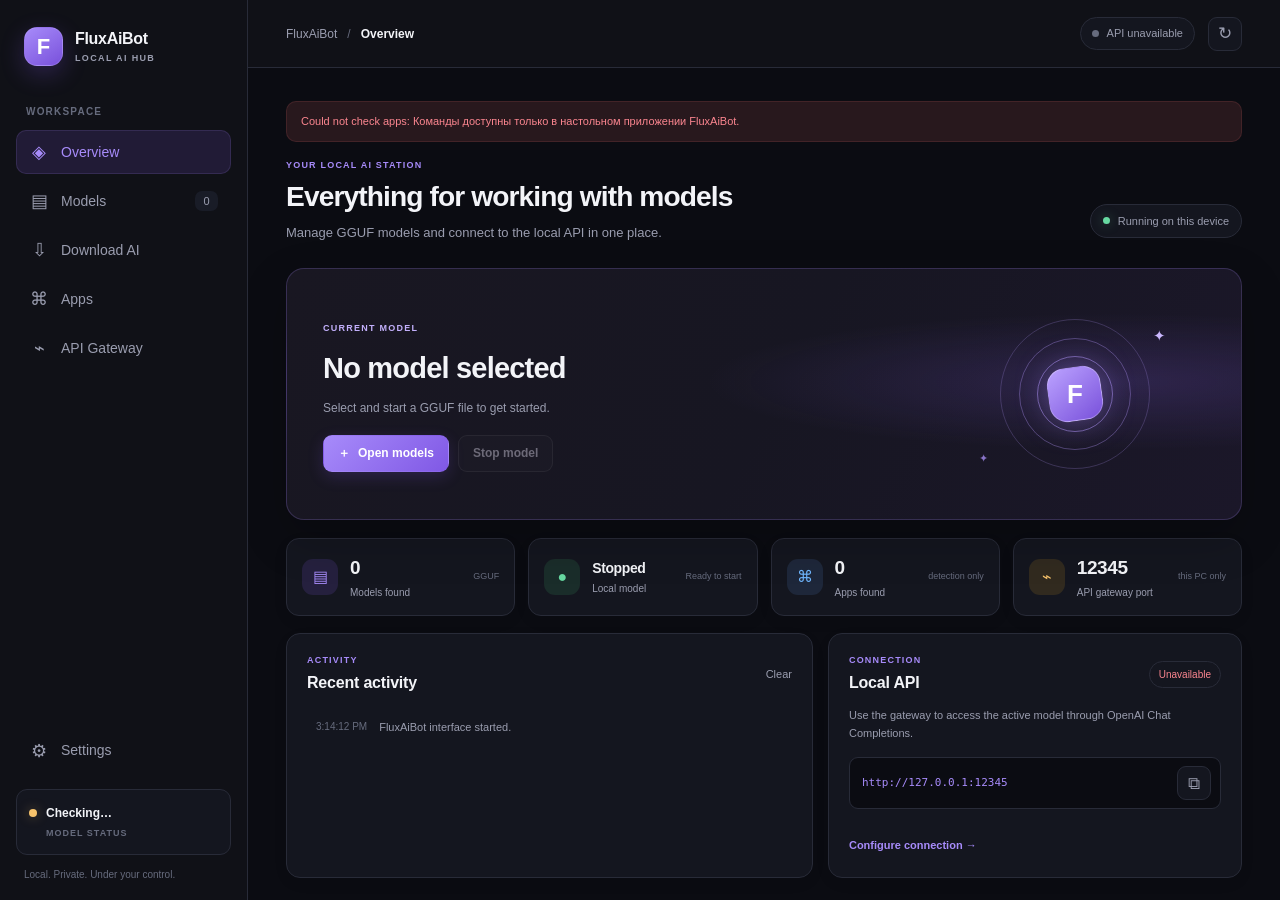
<file: ui/index.html>
<!doctype html>
<html lang="ru" data-theme="dark">
<head>
    <meta charset="UTF-8">
    <meta name="viewport" content="width=device-width, initial-scale=1.0">
    <meta name="color-scheme" content="dark light">
    <title>FluxAiBot</title>
    <link rel="icon" type="image/x-icon" href="icons/icon.ico">
    <link rel="stylesheet" href="style.css">
    <script src="i18n.js" defer></script>
    <script src="app.js" defer></script>
</head>
<body>
    <div class="app-shell">
        <aside class="sidebar">
            <a class="brand" href="#" aria-label="FluxAiBot — обзор" data-action="go-dashboard">
                <span class="brand-mark" aria-hidden="true">F</span>
                <span class="brand-copy">
                    <strong>FluxAiBot</strong>
                    <span>LOCAL AI HUB</span>
                </span>
            </a>

            <div class="nav-caption">РАБОЧЕЕ ПРОСТРАНСТВО</div>
            <nav class="primary-nav" aria-label="Основная навигация">
                <button class="nav-item is-active" type="button" data-section="dashboard" aria-current="page">
                    <span class="nav-icon" aria-hidden="true">◈</span>
                    <span>Обзор</span>
                </button>
                <button class="nav-item" type="button" data-section="models">
                    <span class="nav-icon" aria-hidden="true">▤</span>
                    <span>Модели</span>
                    <span class="nav-count" id="nav-model-count">0</span>
                </button>
                <button class="nav-item" type="button" data-section="downloads">
                    <span class="nav-icon" aria-hidden="true">⇩</span>
                    <span>Скачать ИИ</span>
                </button>
                <button class="nav-item" type="button" data-section="integrations">
                    <span class="nav-icon" aria-hidden="true">⌘</span>
                    <span>Приложения</span>
                </button>
                <button class="nav-item" type="button" data-section="gateway">
                    <span class="nav-icon" aria-hidden="true">⌁</span>
                    <span>API-шлюз</span>
                </button>
            </nav>

            <div class="sidebar-spacer"></div>
            <button class="nav-item nav-settings" type="button" data-section="settings">
                <span class="nav-icon" aria-hidden="true">⚙</span>
                <span>Настройки</span>
            </button>

            <div class="sidebar-runtime">
                <div class="runtime-indicator">
                    <span class="status-dot" id="status-dot"></span>
                    <span id="status-text">Проверка…</span>
                </div>
                <span class="sidebar-runtime-caption">СОСТОЯНИЕ МОДЕЛИ</span>
            </div>
            <div class="sidebar-footer">Локально. Приватно. Под вашим контролем.</div>
        </aside>

        <div class="workspace">
            <header class="topbar">
                <div class="breadcrumb">
                    <span>FluxAiBot</span>
                    <span class="breadcrumb-separator">/</span>
                    <strong id="page-title">Обзор</strong>
                </div>
                <div class="topbar-actions">
                    <span class="gateway-pill" id="gateway-status-pill">
                        <span class="status-dot" id="gateway-status-dot"></span>
                        <span id="gateway-status-short">Проверка API…</span>
                    </span>
                    <button class="icon-button" type="button" data-action="refresh" aria-label="Обновить состояние" title="Обновить состояние">
                        <span aria-hidden="true">↻</span>
                    </button>
                </div>
            </header>

            <main class="main-content">
                <div class="app-message" id="app-message" role="status" aria-live="polite" hidden></div>

                <section id="dashboard" class="section is-active" data-page-title="Обзор">
                    <div class="welcome-row">
                        <div>
                            <p class="eyebrow">ВАША ЛОКАЛЬНАЯ AI-СТАНЦИЯ</p>
                            <h1>Всё для работы с моделями</h1>
                            <p class="page-description">Управляйте GGUF-моделями и подключайтесь к локальному API из одного места.</p>
                        </div>
                        <span class="date-chip"><span class="live-dot"></span> Работает на этом устройстве</span>
                    </div>

                    <article class="hero-card">
                        <div class="hero-copy">
                            <span class="hero-kicker">ТЕКУЩАЯ МОДЕЛЬ</span>
                            <h2 id="active-model">Модель не выбрана</h2>
                            <p id="runtime-summary">Выберите GGUF-файл и запустите его, чтобы начать работу.</p>
                            <div class="hero-actions">
                                <button class="btn btn-primary" type="button" data-action="go-models">
                                    <span aria-hidden="true">＋</span> Открыть модели
                                </button>
                                <button class="btn btn-quiet" id="btn-stop-dashboard" type="button" data-action="stop-runtime" disabled>
                                    Остановить модель
                                </button>
                            </div>
                        </div>
                        <div class="hero-art" aria-hidden="true">
                            <div class="orbit orbit-one"></div>
                            <div class="orbit orbit-two"></div>
                            <div class="orbit orbit-three"></div>
                            <div class="orbit-core"><span>F</span></div>
                            <span class="orbit-spark spark-one">✦</span>
                            <span class="orbit-spark spark-two">✦</span>
                        </div>
                    </article>

                    <div class="stats-grid">
                        <article class="stat-card">
                            <span class="stat-icon stat-violet" aria-hidden="true">▤</span>
                            <div><span class="stat-value" id="stat-models">0</span><span class="stat-label">Найдено моделей</span></div>
                            <span class="stat-hint">GGUF</span>
                        </article>
                        <article class="stat-card">
                            <span class="stat-icon stat-green" aria-hidden="true">●</span>
                            <div><span class="stat-value stat-value-text" id="stat-runtime">Остановлена</span><span class="stat-label">Локальная модель</span></div>
                            <span class="stat-hint" id="runtime-state-hint">Готова к запуску</span>
                        </article>
                        <article class="stat-card">
                            <span class="stat-icon stat-blue" aria-hidden="true">⌘</span>
                            <div><span class="stat-value" id="stat-integrations">0</span><span class="stat-label">Приложений найдено</span></div>
                            <span class="stat-hint">только обнаружение</span>
                        </article>
                        <article class="stat-card">
                            <span class="stat-icon stat-amber" aria-hidden="true">⌁</span>
                            <div><span class="stat-value" id="stat-port">12345</span><span class="stat-label">Порт API-шлюза</span></div>
                            <span class="stat-hint">только на этом ПК</span>
                        </article>
                    </div>

                    <div class="dashboard-grid">
                        <article class="panel activity-panel">
                            <div class="panel-heading">
                                <div>
                                    <p class="eyebrow">СОБЫТИЯ</p>
                                    <h2>Последние действия</h2>
                                </div>
                                <button class="text-button" type="button" data-action="clear-log">Очистить</button>
                            </div>
                            <div class="activity-log" id="activity-log" aria-live="polite">
                                <div class="log-empty">Здесь появятся события приложения.</div>
                            </div>
                        </article>
                        <article class="panel connection-panel">
                            <div class="panel-heading">
                                <div>
                                    <p class="eyebrow">ПОДКЛЮЧЕНИЕ</p>
                                    <h2>Локальный API</h2>
                                </div>
                                <span class="mini-status" id="gateway-status">Проверка…</span>
                            </div>
                            <p class="panel-description">Используйте шлюз, чтобы обращаться к активной модели через OpenAI Chat Completions.</p>
                            <div class="endpoint-value">
                                <code id="gateway-url">http://127.0.0.1:12345</code>
                                <button class="copy-icon" type="button" data-action="copy-url" aria-label="Скопировать адрес API" title="Скопировать адрес">⧉</button>
                            </div>
                            <p class="subtle-text" id="runtime-error"></p>
                            <p class="subtle-text" id="runtime-warning"></p>
                            <button class="text-button text-button-arrow" type="button" data-action="go-gateway">Настроить подключение <span aria-hidden="true">→</span></button>
                        </article>
                    </div>
                </section>

                <section id="models" class="section" data-page-title="Модели" hidden>
                    <div class="section-heading">
                        <div>
                            <p class="eyebrow">БИБЛИОТЕКА</p>
                            <h1>Ваши модели</h1>
                            <p class="page-description">Выберите папку с GGUF-файлами. Быстрый поиск проверяет размер и дату изменения, не читая содержимое больших моделей.</p>
                        </div>
                        <button class="btn btn-primary" type="button" data-action="select-folder"><span aria-hidden="true">＋</span> Выбрать папку</button>
                    </div>
                    <article class="panel folder-panel">
                        <span class="folder-icon" aria-hidden="true">▰</span>
                        <div class="folder-copy">
                            <span class="field-label">ПАПКА МОДЕЛЕЙ</span>
                            <strong class="folder-path" id="folder-path">Не выбрана</strong>
                        </div>
                        <button class="btn btn-secondary" type="button" data-action="scan-models" id="btn-scan">
                            <span aria-hidden="true">↻</span> Сканировать
                        </button>
                    </article>
                    <div class="list-toolbar">
                        <div>
                            <h2>Доступные модели</h2>
                            <span class="subtle-text"><span id="model-count">0</span> в текущей папке</span>
                        </div>
                        <label class="search-box">
                            <span aria-hidden="true">⌕</span>
                            <input type="search" id="model-search" placeholder="Поиск по названию…" autocomplete="off" aria-label="Поиск моделей">
                        </label>
                    </div>
                    <div class="models-grid" id="models-list">
                        <div class="empty-state">
                            <span class="empty-icon" aria-hidden="true">▤</span>
                            <h3>Моделей пока нет</h3>
                            <p>Выберите папку с файлами .gguf и нажмите «Сканировать».</p>
                            <button class="btn btn-secondary" type="button" data-action="select-folder">Выбрать папку</button>
                        </div>
                    </div>
                </section>

                <section id="downloads" class="section" data-page-title="Скачать ИИ" hidden>
                    <div class="section-heading">
                        <div>
                            <p class="eyebrow">КАТАЛОГ HUGGING FACE</p>
                            <h1>Скачать ИИ-модель</h1>
                            <p class="page-description">Ищите публичные GGUF-модели. Оценка памяти консервативная и не гарантирует скорость: она зависит от процессора, видеокарты, контекста и других программ.</p>
                        </div>
                        <a class="btn btn-secondary" href="https://huggingface.co/models?library=gguf" target="_blank" rel="noopener noreferrer">Открыть Hugging Face ↗</a>
                    </div>
                    <div class="notice notice-info">
                        <span class="notice-icon" aria-hidden="true">i</span>
                        <p>Показываются только публичные модели без gated-доступа. Перед загрузкой проверьте лицензию и карточку автора. Модели скачиваются в папку библиотеки FluxAiBot; доступно скачивание отдельных файлов и полных наборов GGUF-шардов.</p>
                    </div>
                    <article class="panel hub-search-panel">
                        <label class="field-label" for="hub-search">ПОИСК МОДЕЛЕЙ</label>
                        <div class="hub-search-row">
                            <input class="text-control" id="hub-search" type="search" maxlength="160" placeholder="Например: Qwen coder, Llama instruct…" autocomplete="off">
                            <select class="select-control" id="hub-size-filter" aria-label="Максимальный размер файла модели">
                                <option value="">Любой размер</option>
                                <option value="2">До 2 ГБ — лёгкие</option>
                                <option value="4">До 4 ГБ</option>
                                <option value="8">До 8 ГБ</option>
                                <option value="16">До 16 ГБ</option>
                            </select>
                            <select class="select-control" id="hub-purpose-filter" aria-label="Для чего нужна модель">
                                <option value="all">Любая задача</option>
                                <option value="coding">Для кодинга</option>
                                <option value="universal">Универсальная / чат</option>
                                <option value="image" disabled>Фото — пока не поддерживается</option>
                                <option value="video" disabled>Видео — пока не поддерживается</option>
                            </select>
                            <button class="btn btn-primary" type="button" id="hub-search-button" data-action="search-hub-models">Найти модели</button>
                        </div>
                        <div class="hub-search-meta">
                            <span id="hub-hardware-info">Проверка памяти компьютера…</span>
                            <label class="hub-recommended-filter"><input type="checkbox" id="hub-recommended-only"> Только подходящие по памяти</label>
                        </div>
                    </article>
                    <div class="notice notice-info">
                        <span class="notice-icon" aria-hidden="true">i</span>
                        <p>Категория «Для кодинга» определяется по названию и тегам карточки Hugging Face и может быть неточной. Этот runtime запускает текстовые GGUF-модели; анализ/генерация изображений и видео пока не поддерживаются.</p>
                    </div>
                    <article class="panel hub-download-progress" id="hub-download-progress" hidden>
                        <div class="hub-progress-heading">
                            <strong id="hub-progress-title">Подготовка загрузки…</strong>
                            <span id="hub-progress-value">0%</span>
                        </div>
                        <progress id="hub-progress-bar" max="100" value="0"></progress>
                        <div class="hub-progress-footer">
                            <span id="hub-progress-details">Ожидание…</span>
                            <button class="btn btn-danger btn-small" id="hub-cancel-download" type="button" data-action="cancel-hub-download">Отменить</button>
                        </div>
                    </article>
                    <div class="hub-results-heading">
                        <h2>Публичные GGUF-модели</h2>
                        <span class="subtle-text" id="hub-results-count">Введите запрос или покажите популярные модели</span>
                    </div>
                    <div class="models-grid" id="hub-models-list">
                        <div class="empty-state">
                            <span class="empty-icon" aria-hidden="true">⇩</span>
                            <h3>Найдите модель на Hugging Face</h3>
                            <p>FluxAiBot покажет варианты GGUF и оценит требуемую память до загрузки.</p>
                        </div>
                    </div>
                </section>

                <section id="integrations" class="section" data-page-title="Приложения" hidden>
                    <div class="section-heading">
                        <div>
                            <p class="eyebrow">ОБНАРУЖЕНИЕ</p>
                            <h1>Приложения</h1>
                            <p class="page-description">Проверяйте наличие инструментов для разработки. FluxAiBot не меняет их настройки автоматически.</p>
                        </div>
                        <button class="btn btn-secondary" type="button" data-action="refresh-integrations"><span aria-hidden="true">↻</span> Проверить снова</button>
                    </div>
                    <div class="notice notice-info">
                        <span class="notice-icon" aria-hidden="true">i</span>
                        <p>Обнаружение не означает подключение. Совместимость и поддерживаемые протоколы указаны отдельно для каждого приложения.</p>
                    </div>
                    <div class="integrations-grid" id="integrations-grid">
                        <div class="empty-state"><p>Загружаем список приложений…</p></div>
                    </div>
                </section>

                <section id="gateway" class="section" data-page-title="API-шлюз" hidden>
                    <div class="section-heading">
                        <div>
                            <p class="eyebrow">ДОСТУП К МОДЕЛИ</p>
                            <h1>API-шлюз</h1>
                            <p class="page-description">Локальный OpenAI-совместимый endpoint для активной модели. Адрес доступен только на этом устройстве.</p>
                        </div>
                        <span class="gateway-pill gateway-pill-large" id="gateway-status-detail"><span class="status-dot"></span><span>Проверка…</span></span>
                    </div>
                    <div class="gateway-grid">
                        <article class="panel gateway-main-card">
                            <div class="panel-heading">
                                <div><p class="eyebrow">АДРЕС СЕРВЕРА</p><h2>Подключение</h2></div>
                                <span class="mini-status" id="gateway-status-card">Проверка…</span>
                            </div>
                            <label class="field-label" for="gateway-url-input">Базовый URL</label>
                            <div class="copy-field">
                                <input id="gateway-url-input" type="text" value="http://127.0.0.1:12345" readonly>
                                <button class="btn btn-secondary" type="button" data-action="copy-url">Копировать</button>
                            </div>
                            <p class="subtle-text" id="gateway-error"></p>
                            <div class="divider"></div>
                            <p class="field-label">ПОДДЕРЖИВАЕМЫЙ ФОРМАТ</p>
                            <div class="protocol-card"><span class="protocol-mark">OAI</span><div><strong>OpenAI Chat Completions</strong><span>POST /v1/chat/completions</span></div><span class="support-tag">Доступно</span></div>
                            <p class="subtle-text">OpenAI Responses API и Anthropic Messages API не реализованы.</p>
                        </article>
                        <article class="panel token-card">
                            <div class="panel-heading">
                                <div><p class="eyebrow">БЕЗОПАСНОСТЬ</p><h2>Токен доступа</h2></div>
                                <span class="lock-icon" aria-hidden="true">▣</span>
                            </div>
                            <p class="panel-description">Токен нужен для запросов к моделям. Он создаётся для этого запуска приложения и показывается только по запросу.</p>
                            <label class="field-label" for="gateway-token">BEARER TOKEN</label>
                            <div class="copy-field token-field">
                                <input id="gateway-token" type="password" value="" autocomplete="off" readonly placeholder="••••••••••••••••">
                                <button class="btn btn-secondary" id="token-toggle" type="button" data-action="toggle-token">Показать</button>
                            </div>
                            <button class="btn btn-primary btn-full" type="button" data-action="copy-token">Скопировать токен</button>
                            <p class="subtle-text">Не публикуйте токен и не отправляйте его в сторонние сервисы.</p>
                        </article>
                    </div>
                    <article class="panel endpoint-panel">
                        <div class="panel-heading">
                            <div><p class="eyebrow">СПРАВОЧНИК</p><h2>Эндпоинты</h2></div>
                            <span class="subtle-text">Модельные запросы требуют Bearer-токен</span>
                        </div>
                        <div class="endpoint-table-wrap">
                            <table class="endpoint-table">
                                <thead><tr><th>Метод</th><th>Путь</th><th>Назначение</th></tr></thead>
                                <tbody>
                                    <tr><td><span class="method method-get">GET</span></td><td><code>/health</code></td><td>Проверка доступности шлюза</td></tr>
                                    <tr><td><span class="method method-get">GET</span></td><td><code>/v1/models</code></td><td>Список обнаруженных моделей</td></tr>
                                    <tr><td><span class="method method-post">POST</span></td><td><code>/v1/chat/completions</code></td><td>Чат с активной моделью</td></tr>
                                    <tr><td><span class="method method-get">GET</span></td><td><code>/hub/v1/capabilities</code></td><td>Возможности шлюза</td></tr>
                                    <tr><td><span class="method method-get">GET</span></td><td><code>/hub/v1/status</code></td><td>Состояние локального runtime</td></tr>
                                </tbody>
                            </table>
                        </div>
                        <p class="subtle-text">Проверьте, что модель запущена, прежде чем отправлять запросы на генерацию.</p>
                    </article>
                </section>

                <section id="settings" class="section" data-page-title="Настройки" hidden>
                    <div class="section-heading">
                        <div>
                            <p class="eyebrow">ПЕРСОНАЛИЗАЦИЯ</p>
                            <h1>Настройки</h1>
                            <p class="page-description">Настройки интерфейса и информация о локальных данных приложения.</p>
                        </div>
                    </div>
                    <div class="settings-grid">
                        <article class="panel settings-card">
                            <div class="panel-heading"><div><p class="eyebrow">ИНТЕРФЕЙС</p><h2>Внешний вид</h2></div><span class="settings-icon" aria-hidden="true">◐</span></div>
                            <label class="field-label" for="theme-select">Цветовая тема</label>
                            <select id="theme-select" class="select-control">
                                <option value="dark">Тёмная</option>
                                <option value="light">Светлая</option>
                            </select>
                            <label class="field-label" for="language-select">Язык интерфейса</label>
                            <select id="language-select" class="select-control">
                                <option value="system">Язык Windows (автоматически)</option>
                                <option value="en">English (United States)</option>
                                <option value="ru">Русский</option>
                                <option value="uk">Українська</option>
                                <option value="es">Español</option>
                                <option value="zh">简体中文</option>
                                <option value="de">Deutsch</option>
                                <option value="fr">Français</option>
                                <option value="pt">Português (Brasil)</option>
                                <option value="ja">日本語</option>
                                <option value="ar">العربية</option>
                            </select>
                            <p class="subtle-text">Автоматически — язык системы Windows. Выбранный язык сохраняется на этом устройстве.</p>
                            <p class="subtle-text">Предпросмотр применяется сразу. Нажмите «Сохранить тему», чтобы запомнить выбор.</p>
                            <button class="btn btn-primary" type="button" data-action="save-settings">Сохранить тему</button>
                        </article>
                        <article class="panel settings-card">
                            <div class="panel-heading"><div><p class="eyebrow">ЛОКАЛЬНЫЕ ДАННЫЕ</p><h2>Хранилище приложения</h2></div><span class="settings-icon" aria-hidden="true">▰</span></div>
                            <p class="field-label">ПАПКА ДАННЫХ</p>
                            <code class="data-path" id="data-dir">Загрузка…</code>
                            <div class="setting-row"><span>Порт API-шлюза</span><code id="gateway-port">12345</code></div>
                            <p class="subtle-text">Модели остаются в выбранной вами папке. Настройки и SQLite-база находятся в папке данных.</p>
                        </article>
                    </div>
                    <article class="panel diagnostics-panel">
                        <div class="panel-heading">
                            <div><p class="eyebrow">ПОДДЕРЖКА</p><h2>Диагностика</h2></div>
                            <button class="btn btn-secondary" type="button" data-action="collect-diagnostics">Обновить данные</button>
                        </div>
                        <p class="panel-description">Сводка технического состояния. Секреты и содержимое запросов в неё не включаются.</p>
                        <pre class="diagnostics-output" id="diagnostics-output">Нажмите «Обновить данные», чтобы получить текущее состояние.</pre>
                    </article>
                </section>
            </main>
        </div>
    </div>
</body>
</html>
</file>
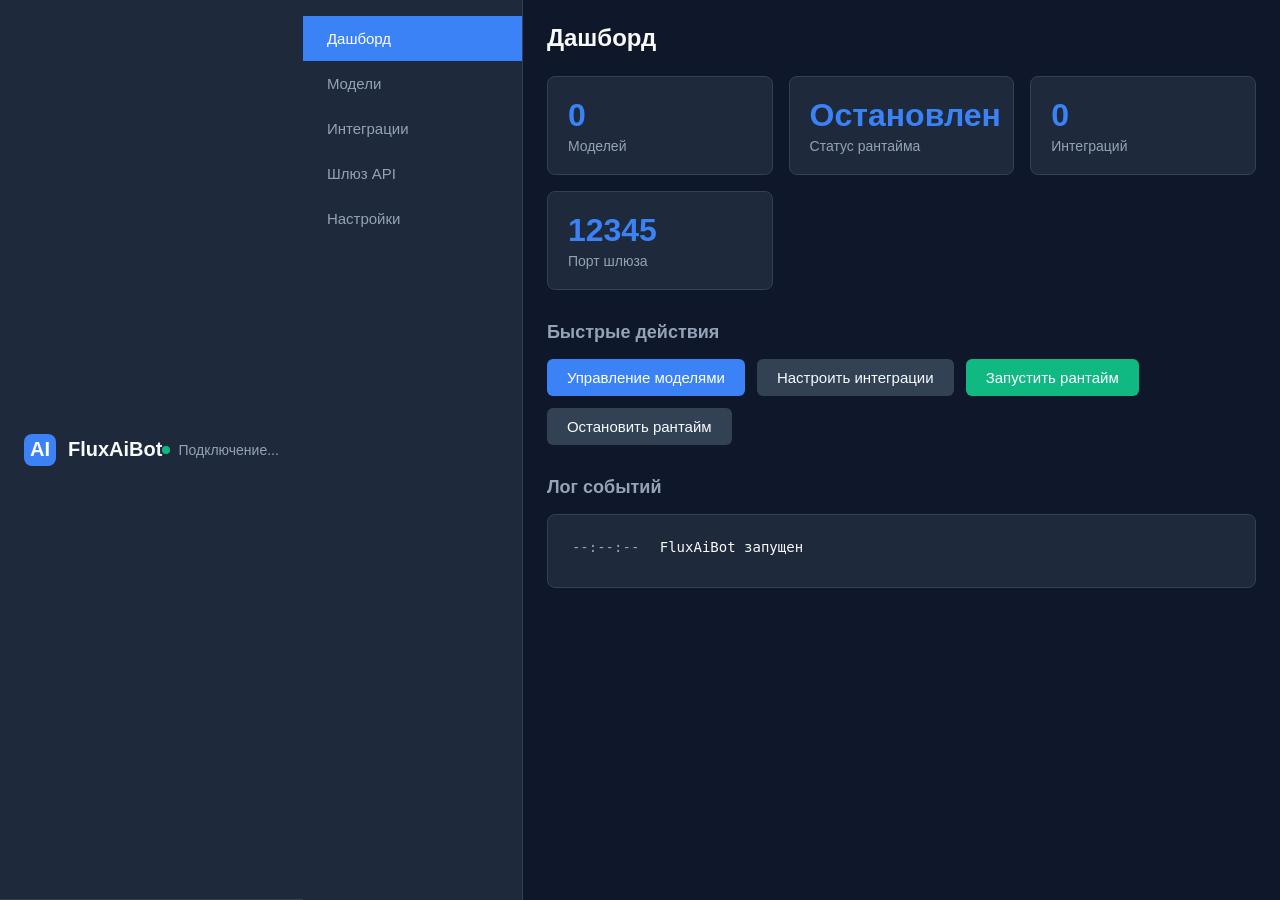
<file: src-tauri/ui/index.html>
<!DOCTYPE html>
<html lang="ru">
<head>
    <meta charset="UTF-8">
    <meta name="viewport" content="width=device-width, initial-scale=1.0">
    <title>FluxAiBot</title>
    <style>
        * { margin: 0; padding: 0; box-sizing: border-box; }
        :root {
            --bg-color: #0f172a;
            --surface-color: #1e293b;
            --surface-hover: #334155;
            --text-primary: #f8fafc;
            --text-secondary: #94a3b8;
            --accent: #3b82f6;
            --accent-hover: #2563eb;
            --success: #10b981;
            --danger: #ef4444;
            --border: #334155;
        }
        body {
            font-family: -apple-system, BlinkMacSystemFont, 'Segoe UI', Roboto, sans-serif;
            background: var(--bg-color);
            color: var(--text-primary);
            height: 100vh;
            overflow: hidden;
        }
        .app { display: flex; height: 100%; }
        .header {
            background: var(--surface-color);
            padding: 1rem 1.5rem;
            display: flex;
            justify-content: space-between;
            align-items: center;
            border-bottom: 1px solid var(--border);
        }
        .logo { display: flex; align-items: center; gap: 0.75rem; font-weight: 700; font-size: 1.25rem; }
        .logo-icon {
            width: 32px; height: 32px; background: var(--accent);
            border-radius: 8px; display: flex; align-items: center;
            justify-content: center; font-weight: 900; color: white;
        }
        .logo-text { color: var(--text-primary); }
        .status-indicator {
            display: flex; align-items: center; gap: 0.5rem;
            font-size: 0.875rem; color: var(--text-secondary);
        }
        .status-dot { width: 8px; height: 8px; border-radius: 50%; background: var(--success); }
        .status-dot.online { box-shadow: 0 0 8px var(--success); }
        .status-dot.offline { background: var(--danger); }
        .nav {
            width: 220px; background: var(--surface-color);
            border-right: 1px solid var(--border);
            display: flex; flex-direction: column; padding-top: 1rem;
        }
        .nav-item {
            display: flex; align-items: center; gap: 0.75rem;
            padding: 0.875rem 1.5rem; background: transparent;
            border: none; color: var(--text-secondary);
            cursor: pointer; font-size: 0.9375rem; text-align: left;
        }
        .nav-item:hover { background: var(--surface-hover); color: var(--text-primary); }
        .nav-item.active { background: var(--accent); color: white; }
        .main { flex: 1; overflow-y: auto; padding: 1.5rem; }
        .section { display: none; }
        .section.active { display: block; }
        h1 { font-size: 1.5rem; margin-bottom: 1.5rem; color: var(--text-primary); }
        h2 { font-size: 1.125rem; margin-bottom: 1rem; color: var(--text-secondary); }
        .stats-grid {
            display: grid; grid-template-columns: repeat(auto-fit, minmax(200px, 1fr));
            gap: 1rem; margin-bottom: 2rem;
        }
        .stat-card {
            background: var(--surface-color); padding: 1.25rem;
            border-radius: 8px; border: 1px solid var(--border);
        }
        .stat-value { font-size: 2rem; font-weight: 700; color: var(--accent); }
        .stat-label { font-size: 0.875rem; color: var(--text-secondary); margin-top: 0.25rem; }
        .quick-actions { margin-bottom: 2rem; }
        .action-buttons { display: flex; gap: 0.75rem; flex-wrap: wrap; }
        .btn {
            padding: 0.625rem 1.25rem; border: none; border-radius: 6px;
            font-size: 0.9375rem; font-weight: 500; cursor: pointer;
            transition: all 0.2s; display: inline-flex; align-items: center; gap: 0.5rem;
        }
        .btn:disabled { opacity: 0.5; cursor: not-allowed; }
        .btn-primary { background: var(--accent); color: white; }
        .btn-primary:hover:not(:disabled) { background: var(--accent-hover); }
        .btn-success { background: var(--success); color: white; }
        .btn-success:hover:not(:disabled) { background: #059669; }
        .btn-secondary { background: var(--surface-hover); color: var(--text-primary); }
        .btn-secondary:hover:not(:disabled) { background: var(--surface-color); }
        .models-controls {
            display: flex; gap: 1rem; align-items: center;
            margin-bottom: 1.5rem; flex-wrap: wrap;
        }
        .folder-selector {
            display: flex; align-items: center; gap: 0.75rem;
            background: var(--surface-color); padding: 0.75rem 1rem;
            border-radius: 6px; border: 1px solid var(--border);
        }
        .folder-path { flex: 1; color: var(--text-secondary); font-size: 0.875rem; overflow: hidden; text-overflow: ellipsis; white-space: nowrap; }
        .models-list { background: var(--surface-color); border-radius: 8px; border: 1px solid var(--border); }
        .empty-state { padding: 3rem; text-align: center; color: var(--text-secondary); }
        .model-item {
            display: flex; justify-content: space-between; align-items: center;
            padding: 1rem; border-bottom: 1px solid var(--border);
        }
        .model-item:last-child { border-bottom: none; }
        .model-info { display: flex; flex-direction: column; gap: 0.25rem; }
        .model-name { font-weight: 500; color: var(--text-primary); }
        .model-path { font-size: 0.8125rem; color: var(--text-secondary); }
        .model-actions { display: flex; gap: 0.5rem; }
        .btn-sm { padding: 0.5rem 1rem; font-size: 0.875rem; }
        .integrations-grid {
            display: grid; grid-template-columns: repeat(auto-fill, minmax(280px, 1fr)); gap: 1rem;
        }
        .integration-card {
            background: var(--surface-color); border: 1px solid var(--border);
            border-radius: 8px; padding: 1.25rem;
        }
        .integration-header {
            display: flex; justify-content: space-between; align-items: flex-start; margin-bottom: 0.75rem;
        }
        .integration-name { font-weight: 600; color: var(--text-primary); }
        .integration-status {
            font-size: 0.75rem; padding: 0.25rem 0.5rem;
            border-radius: 4px; text-transform: uppercase;
        }
        .status-detected { background: rgba(16, 185, 129, 0.2); color: var(--success); }
        .status-not-detected { background: rgba(94, 234, 212, 0.2); color: #22d3ee; }
        .status-failed { background: rgba(239, 68, 68, 0.2); color: var(--danger); }
        .integration-features { margin-bottom: 1rem; }
        .integration-features h4 { font-size: 0.8125rem; color: var(--text-secondary); margin-bottom: 0.5rem; }
        .feature-item { font-size: 0.875rem; color: var(--text-secondary); margin-bottom: 0.25rem; }
        .integration-actions { display: flex; gap: 0.5rem; }
        .gateway-info {
            background: var(--surface-color); border: 1px solid var(--border);
            border-radius: 8px; padding: 1.5rem; margin-bottom: 1.5rem;
        }
        .info-card h3 { margin-bottom: 1rem; color: var(--text-primary); }
        .info-card p { margin-bottom: 0.5rem; color: var(--text-secondary); font-size: 0.9375rem; }
        .api-endpoints { margin-bottom: 2rem; }
        .api-endpoints table {
            width: 100%; border-collapse: collapse; background: var(--surface-color);
            border-radius: 8px; overflow: hidden; border: 1px solid var(--border);
        }
        .api-endpoints th {
            background: var(--surface-hover); padding: 0.75rem;
            text-align: left; color: var(--text-secondary); font-size: 0.875rem;
        }
        .api-endpoints td {
            padding: 0.75rem; border-bottom: 1px solid var(--border);
            color: var(--text-primary); font-size: 0.875rem;
        }
        .api-endpoints tr:last-child td { border-bottom: none; }
        .example-code {
            background: var(--surface-color); border: 1px solid var(--border);
            border-radius: 8px; padding: 1.5rem;
        }
        .example-code pre {
            background: #000; padding: 1rem; border-radius: 6px;
            overflow-x: auto; font-size: 0.875rem; color: #d4d4d4;
        }
        .settings-form {
            background: var(--surface-color); border: 1px solid var(--border);
            border-radius: 8px; padding: 1.5rem; margin-bottom: 1.5rem;
        }
        .setting-group { margin-bottom: 1rem; }
        .setting-group label {
            display: block; margin-bottom: 0.5rem;
            color: var(--text-secondary); font-size: 0.9375rem;
        }
        .setting-group input, .setting-group select {
            width: 100%; padding: 0.625rem; background: var(--bg-color);
            border: 1px solid var(--border); border-radius: 6px;
            color: var(--text-primary); font-size: 0.9375rem;
        }
        .danger-zone {
            background: var(--surface-color); border: 1px solid var(--border);
            border-radius: 8px; padding: 1.5rem;
        }
        .diagnostics-output {
            margin-top: 1rem; padding: 1rem; background: var(--bg-color);
            border-radius: 6px; font-family: monospace; font-size: 0.875rem;
            color: var(--text-secondary); max-height: 300px; overflow-y: auto;
        }
        .activity-log {
            background: var(--surface-color); border: 1px solid var(--border);
            border-radius: 8px; padding: 1rem; max-height: 300px;
            overflow-y: auto; font-family: monospace; font-size: 0.875rem;
        }
        .log-entry { margin-bottom: 0.5rem; padding: 0.5rem; border-radius: 4px; }
        .log-entry:nth-child(even) { background: rgba(255,255,255,0.05); }
        .log-time { color: var(--text-secondary); margin-right: 0.75rem; }
        @media (max-width: 768px) {
            .app { flex-direction: column; }
            .nav {
                width: 100%; flex-direction: row; overflow-x: auto;
                border-right: none; border-bottom: 1px solid var(--border);
            }
            .nav-item { white-space: nowrap; flex-shrink: 0; }
        }
    </style>
</head>
<body>
    <div class="app">
        <header class="header">
            <div class="logo">
                <div class="logo-icon">AI</div>
                <div class="logo-text">FluxAiBot</div>
            </div>
            <div class="status-indicator">
                <span class="status-dot" id="status-dot"></span>
                <span class="status-text" id="status-text">Подключение...</span>
            </div>
        </header>
        <nav class="nav">
            <button class="nav-item active" onclick="app.navigateTo('dashboard')" data-section="dashboard">Дашборд</button>
            <button class="nav-item" onclick="app.navigateTo('models')" data-section="models">Модели</button>
            <button class="nav-item" onclick="app.navigateTo('integrations')" data-section="integrations">Интеграции</button>
            <button class="nav-item" onclick="app.navigateTo('gateway')" data-section="gateway">Шлюз API</button>
            <button class="nav-item" onclick="app.navigateTo('settings')" data-section="settings">Настройки</button>
        </nav>
        <main class="main">
            <section id="dashboard" class="section active">
                <h1>Дашборд</h1>
                <div class="stats-grid">
                    <div class="stat-card">
                        <div class="stat-value" id="stat-models">0</div>
                        <div class="stat-label">Моделей</div>
                    </div>
                    <div class="stat-card">
                        <div class="stat-value" id="stat-runtime">Остановлен</div>
                        <div class="stat-label">Статус рантайма</div>
                    </div>
                    <div class="stat-card">
                        <div class="stat-value" id="stat-integrations">0</div>
                        <div class="stat-label">Интеграций</div>
                    </div>
                    <div class="stat-card">
                        <div class="stat-value" id="stat-port">12345</div>
                        <div class="stat-label">Порт шлюза</div>
                    </div>
                </div>
                <div class="quick-actions">
                    <h2>Быстрые действия</h2>
                    <div class="action-buttons">
                        <button class="btn btn-primary" onclick="app.navigateTo('models')">Управление моделями</button>
                        <button class="btn btn-secondary" onclick="app.navigateTo('integrations')">Настроить интеграции</button>
                        <button class="btn btn-success" onclick="app.startRuntime()">Запустить рантайм</button>
                        <button class="btn btn-secondary" onclick="app.stopRuntime()">Остановить рантайм</button>
                    </div>
                </div>
                <div class="recent-activity">
                    <h2>Лог событий</h2>
                    <div id="activity-log" class="activity-log">
                        <div class="log-entry"><span class="log-time">--:--:--</span> <span class="log-msg">FluxAiBot запущен</span></div>
                    </div>
                </div>
            </section>
            <section id="models" class="section">
                <h1>Модели</h1>
                <div class="models-controls">
                    <div class="folder-selector">
                        <label>Папка с моделями:</label>
                        <div class="folder-path" id="folder-path">Не выбрана</div>
                        <button class="btn btn-primary" onclick="app.selectModelsFolder()">Выбрать папку</button>
                    </div>
                    <button class="btn btn-success" onclick="app.scanModels()" id="btn-scan" disabled>Сканировать</button>
                    <button class="btn btn-primary" onclick="app.startSelectedModel()" id="btn-start" disabled>Запустить выбранную</button>
                </div>
                <div class="models-list" id="models-list">
                    <div class="empty-state"><p>Нет моделей. Выберите папку с GGUF файлами и нажмите "Сканировать".</p></div>
                </div>
            </section>
            <section id="integrations" class="section">
                <h1>Интеграции</h1>
                <div class="integrations-grid" id="integrations-grid"><div class="loading">Загрузка...</div></div>
            </section>
            <section id="gateway" class="section">
                <h1>Шлюз API</h1>
                <div class="gateway-info">
                    <div class="info-card">
                        <h3>Локальный шлюз</h3>
                        <p><strong>URL:</strong> <span id="gateway-url">http://127.0.0.1:12345</span></p>
                        <p><strong>Статус:</strong> <span id="gateway-status" class="status-stopped">Проверка...</span></p>
                        <p><strong>Протоколы:</strong> chat-completions, messages, responses</p>
                    </div>
                    <div class="gateway-actions">
                        <button class="btn btn-primary" onclick="app.startGateway()">Запустить шлюз</button>
                        <button class="btn btn-secondary" onclick="app.copyUrl()">Копировать URL</button>
                    </div>
                </div>
                <div class="api-endpoints">
                    <h2>Доступные эндпоинты</h2>
                    <table>
                        <thead><tr><th>Метод</th><th>Путь</th><th>Описание</th></tr></thead>
                        <tbody>
                            <tr><td>GET</td><td>/health</td><td>Проверка работоспособности</td></tr>
                            <tr><td>POST</td><td>/v1/chat/completions</td><td>OpenAI-совместимый чат</td></tr>
                            <tr><td>GET</td><td>/v1/models</td><td>Список моделей</td></tr>
                            <tr><td>GET</td><td>/hub/v1/capabilities</td><td>Возможности шлюза</td></tr>
                            <tr><td>GET</td><td>/hub/v1/status</td><td>Статус рантайма</td></tr>
                        </tbody>
                    </table>
                </div>
                <div class="example-code">
                    <h2>Пример подключения (Python)</h2>
                    <pre><code>import openai
client = openai.OpenAI(
    base_url="http://127.0.0.1:12345/v1",
    api_key="hub-token"
)
response = client.chat.completions.create(
    model="local-model",
    messages=[{"role": "user", "content": "Привет!"}]
)</code></pre>
                </div>
            </section>
            <section id="settings" class="section">
                <h1>Настройки</h1>
                <div class="settings-form">
                    <div class="setting-group">
                        <label>Папка данных приложения:</label>
                        <div class="setting-value" id="data-dir"></div>
                    </div>
                    <div class="setting-group">
                        <label>Порт шлюза API:</label>
                        <input type="number" id="gateway-port" value="12345" min="1024" max="65535">
                    </div>
                    <div class="setting-group">
                        <label>Тема оформления:</label>
                        <select id="theme-select">
                            <option value="dark">Тёмная</option>
                            <option value="light">Светлая</option>
                        </select>
                    </div>
                    <button class="btn btn-primary" onclick="app.saveSettings()">Сохранить</button>
                </div>
                <div class="danger-zone">
                    <h2>Диагностика</h2>
                    <button class="btn btn-secondary" onclick="app.collectDiagnostics()">Собрать диагностику</button>
                    <div id="diagnostics-output" class="diagnostics-output"></div>
                </div>
            </section>
        </main>
    </div>
    <script>
        const API_BASE = 'http://127.0.0.1:12345';
        const TOKEN = 'hub-token';
        
        let currentSection = 'dashboard';
        let modelsFolder = '';
        let models = [];
        
        const app = {
            async init() {
                this.setupNavigation();
                await this.loadStatus();
                await this.loadIntegrations();
                await this.loadSettings();
                this.startHeartbeat();
            },
            setupNavigation() {
                document.querySelectorAll('.nav-item').forEach(item => {
                    item.addEventListener('click', () => {
                        const section = item.dataset.section;
                        this.navigateTo(section);
                    });
                });
            },
            navigateTo(section) {
                document.querySelectorAll('.nav-item').forEach(item => {
                    item.classList.toggle('active', item.dataset.section === section);
                });
                document.querySelectorAll('.section').forEach(s => {
                    s.classList.toggle('active', s.id === section);
                });
                currentSection = section;
            },
            async apiCall(endpoint, options = {}) {
                const defaultOptions = {
                    headers: {
                        'Content-Type': 'application/json',
                        'Authorization': 'Bearer ' + TOKEN,
                    },
                };
                const response = await fetch(API_BASE + endpoint, { ...defaultOptions, ...options });
                if (!response.ok) {
                    throw new Error('API error: ' + response.status);
                }
                return response.json();
            },
            async tauriInvoke(cmd, args = {}) {
                try {
                    return await window.__TAURI__.invoke(cmd, args);
                } catch (e) {
                    console.error('Tauri invoke error:', e);
                    throw e;
                }
            },
            async loadStatus() {
                try {
                    const data = await this.apiCall('/hub/v1/status');
                    document.getElementById('stat-runtime').textContent = data.runtime || 'Остановлен';
                    document.getElementById('stat-port').textContent = '12345';
                    
                    // Also get models folder from Tauri
                    try {
                        const status = await this.tauriInvoke('get_status');
                        const statusData = JSON.parse(status);
                        if (statusData.models_folder) {
                            document.getElementById('folder-path').textContent = statusData.models_folder;
                            modelsFolder = statusData.models_folder;
                            document.getElementById('btn-scan').disabled = false;
                        }
                        const dot = document.getElementById('status-dot');
                        const text = document.getElementById('status-text');
                        if (dot && text) {
                            dot.className = 'status-dot ' + (statusData.runtime_state === 'Ready' ? 'online' : 'offline');
                            text.textContent = statusData.runtime_state === 'Ready' ? 'Онлайн' : 'Офлайн';
                        }
                    } catch (e) { /* ignore Tauri errors */ }
                } catch (e) { console.error('Failed to load status:', e); }
            },
            async loadIntegrations() {
                try {
                    // Use Tauri for integrations
                    const response = await this.tauriInvoke('discover_integrations');
                    const data = JSON.parse(response);
                    document.getElementById('stat-integrations').textContent = data.length;
                    this.renderIntegrations(data);
                } catch (e) { console.error('Failed to load integrations:', e); }
            },
            renderIntegrations(integrations) {
                const grid = document.getElementById('integrations-grid');
                grid.innerHTML = '';
                integrations.forEach(integration => {
                    const card = document.createElement('div');
                    card.className = 'integration-card';
                    const statusClass = 'status-' + integration.status;
                    const featuresHtml = (integration.features || []).map(f =>
                        '<div class="feature-item">' + (f.supported ? '✓' : '✗') + ' ' + f.name + '</div>'
                    ).join('');
                    card.innerHTML = '<div class="integration-header">' +
                        '<div class="integration-name">' + integration.app + '</div>' +
                        '<div class="integration-status ' + statusClass + '">' + integration.status + '</div>' +
                        '</div>' +
                        (integration.notes ? '<div style="font-size:0.8rem; color:var(--text-secondary); margin-bottom:0.75rem;">' + integration.notes + '</div>' : '') +
                        '<div class="integration-features"><h4>Возможности:</h4>' + featuresHtml + '</div>' +
                        '<div class="integration-actions">' +
                        '<button class="btn btn-secondary btn-sm" onclick="app.planIntegration(\'' + integration.app + '\')">Настроить</button>' +
                        '</div>';
                    grid.appendChild(card);
                });
            },
            async loadSettings() {
                try {
                    const status = await this.tauriInvoke('get_status');
                    const data = JSON.parse(status);
                    document.getElementById('data-dir').textContent = data.models_folder || 'Не выбрана';
                } catch (e) { console.error('Failed to load settings:', e); }
            },
            startHeartbeat() {
                setInterval(async () => {
                    if (currentSection === 'dashboard') await this.loadStatus();
                }, 5000);
            },
            addLog(message) {
                const log = document.getElementById('activity-log');
                if (!log) return;
                const entry = document.createElement('div');
                entry.className = 'log-entry';
                const now = new Date();
                entry.innerHTML = '<span class="log-time">' + now.toLocaleTimeString() + '</span> <span class="log-msg">' + message + '</span>';
                log.appendChild(entry);
                log.scrollTop = log.scrollHeight;
            },
            async selectModelsFolder() {
                try {
                    const folder = await this.tauriInvoke('open_folder_dialog');
                    if (folder && folder !== 'dialog_opened' && folder !== 'null' && folder !== 'undefined') {
                        modelsFolder = folder;
                        document.getElementById('folder-path').textContent = folder;
                        document.getElementById('btn-scan').disabled = false;
                        this.addLog('Выбрана папка моделей: ' + folder);
                    }
                } catch (e) { console.error('Failed to select folder:', e); this.addLog('Ошибка при выборе папки'); }
            },
            async scanModels() {
                if (!modelsFolder) return;
                try {
                    document.getElementById('btn-scan').disabled = true;
                    document.getElementById('btn-scan').textContent = 'Сканирование...';
                    const response = await this.tauriInvoke('scan_models', { folders: [modelsFolder] });
                    const data = JSON.parse(response);
                    models = data.models || [];
                    this.renderModels(models);
                    document.getElementById('stat-models').textContent = models.length;
                    this.addLog('Найдено моделей: ' + models.length);
                } catch (e) { console.error('Failed to scan models:', e); this.addLog('Ошибка сканирования моделей'); }
                finally {
                    document.getElementById('btn-scan').disabled = false;
                    document.getElementById('btn-scan').textContent = 'Сканировать';
                }
            },
            renderModels(modelList) {
                const list = document.getElementById('models-list');
                if (modelList.length === 0) {
                    list.innerHTML = '<div class="empty-state"><p>Модели не найдены в выбранной папке.</p></div>';
                    return;
                }
                list.innerHTML = '';
                modelList.forEach((model, index) => {
                    const item = document.createElement('div');
                    item.className = 'model-item';
                    const sizeMB = (model.size / (1024*1024)).toFixed(1);
                    item.innerHTML = '<div class="model-info">' +
                        '<div class="model-name">' + model.id + '</div>' +
                        '<div class="model-path">' + model.path + ' (' + sizeMB + ' MB)</div>' +
                        '</div><div class="model-actions">' +
                        '<button class="btn btn-sm btn-primary" onclick="app.startModel(\'' + model.id.replace(/'/g, "\\'") + '\')">Запустить</button>' +
                        '</div>';
                    list.appendChild(item);
                });
            },
            async startModel(modelId) {
                try {
                    const response = await this.tauriInvoke('start_runtime', { model_id: modelId });
                    const data = JSON.parse(response);
                    this.addLog('Запуск модели: ' + modelId + ' — ' + data.status);
                    await this.loadStatus();
                } catch (e) { console.error('Failed to start model:', e); this.addLog('Ошибка запуска модели'); }
            },
            async startSelectedModel() {
                if (models.length === 0) { this.addLog('Нет моделей для запуска'); return; }
                await this.startModel(models[0].id);
            },
            async startRuntime() {
                try {
                    const response = await this.tauriInvoke('start_runtime', { model_id: '' });
                    this.addLog('Запрос запуска рантайма отправлен');
                    await this.loadStatus();
                } catch (e) { console.error('Failed to start runtime:', e); }
            },
            async stopRuntime() {
                try {
                    const response = await this.tauriInvoke('stop_runtime');
                    this.addLog('Рантайм остановлен');
                    await this.loadStatus();
                } catch (e) { console.error('Failed to stop runtime:', e); }
            },
            async startGateway() {
                try {
                    const response = await this.tauriInvoke('start_runtime', { model_id: 'gateway' });
                    this.addLog('Шлюз API запущен');
                    document.getElementById('gateway-status').textContent = 'Работает';
                    document.getElementById('gateway-status').className = 'online';
                } catch (e) { console.error('Failed to start gateway:', e); }
            },
            async copyUrl() {
                const url = document.getElementById('gateway-url').textContent;
                await navigator.clipboard.writeText(url);
                this.addLog('URL скопирован в буфер обмена');
            },
            async saveSettings() {
                const port = document.getElementById('gateway-port').value;
                const theme = document.getElementById('theme-select').value;
                document.documentElement.setAttribute('data-theme', theme);
                this.addLog('Настройки сохранены: порт=' + port + ', тема=' + theme);
            },
            async collectDiagnostics() {
                try {
                    const status = await this.tauriInvoke('get_status');
                    const output = document.getElementById('diagnostics-output');
                    output.textContent = JSON.stringify(JSON.parse(status), null, 2);
                } catch (e) { console.error('Failed to collect diagnostics:', e); }
            },
            async planIntegration(appName) {
                this.addLog('Планирование настройки интеграции: ' + appName);
            }
        };
        document.addEventListener('DOMContentLoaded', () => { app.init(); });
    </script>
</body>
</html>
</file>
<file: ui/style.css>
* {
    box-sizing: border-box;
}

:root {
    color-scheme: dark;
    --page: #0b0c12;
    --sidebar: #101117;
    --surface: #14161f;
    --surface-raised: #191c27;
    --surface-hover: #20232f;
    --border: #282b38;
    --border-strong: #35394a;
    --text: #f3f4f8;
    --muted: #9a9daf;
    --faint: #666b7d;
    --accent: #a78bfa;
    --accent-strong: #8b5cf6;
    --accent-wash: rgba(139, 92, 246, 0.14);
    --green: #67d9a1;
    --green-wash: rgba(74, 222, 128, 0.11);
    --amber: #f6c26b;
    --amber-wash: rgba(251, 191, 36, 0.12);
    --red: #fb858f;
    --red-wash: rgba(248, 113, 113, 0.12);
    --blue: #70b7ff;
    --blue-wash: rgba(96, 165, 250, 0.12);
    --shadow: 0 18px 48px rgba(0, 0, 0, 0.2);
}

:root[data-theme="light"] {
    color-scheme: light;
    --page: #f4f5f9;
    --sidebar: #fbfbfd;
    --surface: #ffffff;
    --surface-raised: #f9f9fc;
    --surface-hover: #f0eff7;
    --border: #e7e7ef;
    --border-strong: #d7d6e2;
    --text: #20202b;
    --muted: #6d6d7f;
    --faint: #88899a;
    --accent: #7951db;
    --accent-strong: #6941cb;
    --accent-wash: rgba(121, 81, 219, 0.1);
    --green: #168a5b;
    --green-wash: rgba(22, 138, 91, 0.09);
    --amber: #a76b0b;
    --amber-wash: rgba(167, 107, 11, 0.1);
    --red: #c43f4b;
    --red-wash: rgba(196, 63, 75, 0.09);
    --blue: #276ab0;
    --blue-wash: rgba(39, 106, 176, 0.1);
    --shadow: 0 18px 48px rgba(38, 35, 57, 0.08);
}

html,
body {
    width: 100%;
    min-width: 760px;
    height: 100%;
    margin: 0;
}

body {
    overflow: hidden;
    background: var(--page);
    color: var(--text);
    font-family: "Segoe UI Variable", "Segoe UI", -apple-system, BlinkMacSystemFont, sans-serif;
    font-size: 14px;
    line-height: 1.5;
    -webkit-font-smoothing: antialiased;
}

button,
input,
select {
    font: inherit;
}

button {
    color: inherit;
}

button:focus-visible,
a:focus-visible,
input:focus-visible,
select:focus-visible {
    outline: 2px solid var(--accent);
    outline-offset: 3px;
}

.app-shell {
    display: grid;
    grid-template-columns: 248px minmax(0, 1fr);
    width: 100%;
    height: 100%;
}

.sidebar {
    display: flex;
    flex-direction: column;
    min-width: 0;
    padding: 27px 16px 18px;
    background: var(--sidebar);
    border-right: 1px solid var(--border);
}

.brand {
    display: flex;
    align-items: center;
    gap: 12px;
    width: fit-content;
    margin: 0 8px 38px;
    color: inherit;
    text-decoration: none;
}

.brand-mark {
    display: grid;
    width: 39px;
    height: 39px;
    place-items: center;
    border: 1px solid rgba(201, 180, 255, 0.24);
    border-radius: 13px;
    background: linear-gradient(145deg, #a78bfa, #7951db);
    box-shadow: 0 8px 24px rgba(139, 92, 246, 0.24);
    color: #fff;
    font-size: 22px;
    font-weight: 750;
}

.brand-copy {
    display: grid;
    gap: 1px;
}

.brand-copy strong {
    font-size: 16px;
    letter-spacing: -0.3px;
}

.brand-copy span,
.nav-caption,
.sidebar-runtime-caption,
.eyebrow,
.field-label {
    color: var(--faint);
    font-size: 10px;
    font-weight: 700;
    letter-spacing: 1.2px;
}

.brand-copy span {
    color: var(--muted);
    font-size: 9px;
    letter-spacing: 1.35px;
}

.nav-caption {
    margin: 0 10px 11px;
}

.primary-nav {
    display: grid;
    gap: 5px;
}

.nav-item {
    display: flex;
    align-items: center;
    gap: 12px;
    width: 100%;
    min-height: 44px;
    padding: 0 12px;
    border: 1px solid transparent;
    border-radius: 10px;
    background: transparent;
    color: var(--muted);
    cursor: pointer;
    text-align: left;
    transition: background 150ms ease, color 150ms ease, border-color 150ms ease;
}

.nav-item:hover {
    background: var(--surface-hover);
    color: var(--text);
}

.nav-item.is-active {
    border-color: rgba(167, 139, 250, 0.14);
    background: var(--accent-wash);
    color: var(--accent);
}

.nav-icon {
    display: inline-grid;
    width: 20px;
    place-items: center;
    font-size: 18px;
    line-height: 1;
}

.nav-count {
    min-width: 23px;
    margin-left: auto;
    padding: 2px 6px;
    border-radius: 7px;
    background: var(--surface-raised);
    color: var(--muted);
    font-size: 11px;
    text-align: center;
}

.nav-settings {
    margin-top: 10px;
}

.sidebar-spacer {
    flex: 1;
    min-height: 20px;
}

.sidebar-runtime {
    display: grid;
    gap: 5px;
    margin: 16px 0 12px;
    padding: 14px 12px;
    border: 1px solid var(--border);
    border-radius: 11px;
    background: var(--surface);
}

.runtime-indicator {
    display: flex;
    align-items: center;
    gap: 9px;
    color: var(--text);
    font-size: 12px;
    font-weight: 600;
}

.sidebar-runtime-caption {
    margin-left: 17px;
    font-size: 9px;
    letter-spacing: 1px;
}

.sidebar-footer {
    padding: 0 8px;
    color: var(--faint);
    font-size: 10px;
}

.status-dot,
.live-dot {
    width: 8px;
    height: 8px;
    flex: 0 0 auto;
    border-radius: 50%;
    background: var(--amber);
    box-shadow: 0 0 12px rgba(246, 194, 107, 0.35);
}

.status-dot.online,
.live-dot {
    background: var(--green);
    box-shadow: 0 0 12px rgba(103, 217, 161, 0.35);
}

.status-dot.offline {
    background: var(--faint);
    box-shadow: none;
}

.status-dot.error {
    background: var(--red);
    box-shadow: 0 0 12px rgba(251, 133, 143, 0.35);
}

.workspace {
    display: flex;
    min-width: 0;
    min-height: 0;
    flex-direction: column;
}

.topbar {
    display: flex;
    height: 68px;
    flex: 0 0 auto;
    align-items: center;
    justify-content: space-between;
    padding: 0 38px;
    border-bottom: 1px solid var(--border);
    background: var(--sidebar);
}

.breadcrumb {
    display: flex;
    align-items: center;
    gap: 10px;
    color: var(--muted);
    font-size: 12px;
}

.breadcrumb-separator {
    color: var(--faint);
}

.breadcrumb strong {
    color: var(--text);
    font-weight: 600;
}

.topbar-actions {
    display: flex;
    align-items: center;
    gap: 13px;
}

.gateway-pill,
.mini-status {
    display: inline-flex;
    align-items: center;
    gap: 8px;
    padding: 7px 11px;
    border: 1px solid var(--border);
    border-radius: 999px;
    background: var(--surface);
    color: var(--muted);
    font-size: 11px;
    white-space: nowrap;
}

.gateway-pill .status-dot,
.gateway-pill-large .status-dot {
    width: 7px;
    height: 7px;
}

.icon-button,
.copy-icon {
    display: inline-grid;
    width: 34px;
    height: 34px;
    flex: 0 0 auto;
    place-items: center;
    border: 1px solid var(--border);
    border-radius: 9px;
    background: var(--surface);
    color: var(--muted);
    cursor: pointer;
    font-size: 17px;
    transition: border-color 150ms ease, color 150ms ease, background 150ms ease;
}

.icon-button:hover,
.copy-icon:hover {
    border-color: var(--border-strong);
    background: var(--surface-hover);
    color: var(--text);
}

.main-content {
    min-height: 0;
    flex: 1;
    overflow: auto;
    padding: 33px 38px 48px;
    scrollbar-color: var(--border-strong) transparent;
    scrollbar-width: thin;
}

.section {
    display: none;
    width: min(100%, 1260px);
    margin: 0 auto;
    animation: section-in 180ms ease-out;
}

.section.is-active {
    display: block;
}

.section[hidden] {
    display: none;
}

@keyframes section-in {
    from { opacity: 0; transform: translateY(4px); }
    to { opacity: 1; transform: translateY(0); }
}

h1,
h2,
h3,
p {
    margin-top: 0;
}

h1 {
    margin-bottom: 8px;
    font-size: clamp(24px, 2.2vw, 31px);
    font-weight: 650;
    letter-spacing: -0.9px;
    line-height: 1.2;
}

h2 {
    margin-bottom: 0;
    font-size: 16px;
    font-weight: 600;
    letter-spacing: -0.2px;
}

h3 {
    margin-bottom: 7px;
    font-size: 15px;
}

.eyebrow {
    margin-bottom: 8px;
    color: var(--accent);
    font-size: 9px;
}

.page-description {
    max-width: 690px;
    margin: 0;
    color: var(--muted);
    font-size: 13px;
    line-height: 1.65;
}

.welcome-row,
.section-heading {
    display: flex;
    align-items: flex-end;
    justify-content: space-between;
    gap: 24px;
    margin-bottom: 25px;
}

.date-chip {
    display: inline-flex;
    align-items: center;
    gap: 8px;
    margin-bottom: 5px;
    padding: 8px 12px;
    border: 1px solid var(--border);
    border-radius: 999px;
    background: var(--surface);
    color: var(--muted);
    font-size: 11px;
    white-space: nowrap;
}

.date-chip .live-dot {
    width: 7px;
    height: 7px;
}

.hero-card {
    position: relative;
    display: flex;
    min-height: 228px;
    align-items: center;
    justify-content: space-between;
    gap: 20px;
    overflow: hidden;
    margin-bottom: 18px;
    padding: 30px 36px;
    border: 1px solid rgba(167, 139, 250, 0.21);
    border-radius: 18px;
    background:
        radial-gradient(ellipse at 87% 45%, rgba(128, 91, 222, 0.2), transparent 35%),
        linear-gradient(118deg, #191722 0%, #171622 51%, #1b1729 100%);
    box-shadow: var(--shadow);
}

:root[data-theme="light"] .hero-card {
    background:
        radial-gradient(ellipse at 87% 45%, rgba(128, 91, 222, 0.12), transparent 35%),
        linear-gradient(118deg, #fff 0%, #fbfaff 51%, #f5f0ff 100%);
}

.hero-copy {
    position: relative;
    z-index: 1;
    max-width: 570px;
}

.hero-kicker {
    color: #c3b0fc;
    font-size: 9px;
    font-weight: 700;
    letter-spacing: 1.25px;
}

.hero-copy h2 {
    overflow: hidden;
    margin: 10px 0 8px;
    font-size: clamp(22px, 2.4vw, 29px);
    letter-spacing: -0.8px;
    text-overflow: ellipsis;
    white-space: nowrap;
}

.hero-copy p {
    max-width: 510px;
    margin-bottom: 18px;
    color: var(--muted);
    font-size: 12px;
}

.hero-actions {
    display: flex;
    flex-wrap: wrap;
    gap: 9px;
}

.hero-art {
    position: relative;
    width: 225px;
    height: 190px;
    flex: 0 0 auto;
    margin-right: 18px;
}

.orbit {
    position: absolute;
    top: 50%;
    left: 50%;
    border: 1px solid rgba(181, 154, 255, 0.22);
    border-radius: 50%;
    transform: translate(-50%, -50%);
}

.orbit-one { width: 150px; height: 150px; }
.orbit-two { width: 112px; height: 112px; border-color: rgba(181, 154, 255, 0.34); }
.orbit-three { width: 76px; height: 76px; border-color: rgba(181, 154, 255, 0.5); }

.orbit-core {
    position: absolute;
    top: 50%;
    left: 50%;
    display: grid;
    width: 54px;
    height: 54px;
    place-items: center;
    border: 1px solid rgba(255, 255, 255, 0.25);
    border-radius: 18px;
    background: linear-gradient(145deg, #bba2ff, #7951db);
    box-shadow: 0 0 32px rgba(167, 139, 250, 0.42);
    color: white;
    font-size: 26px;
    font-weight: 750;
    transform: translate(-50%, -50%) rotate(-8deg);
}

.orbit-core span {
    transform: rotate(8deg);
}

.orbit-spark {
    position: absolute;
    color: #cbb8ff;
}

.spark-one { top: 26px; right: 21px; font-size: 15px; }
.spark-two { bottom: 23px; left: 17px; color: #8873c6; font-size: 11px; }

.btn {
    display: inline-flex;
    min-height: 37px;
    align-items: center;
    justify-content: center;
    gap: 8px;
    padding: 0 14px;
    border: 1px solid transparent;
    border-radius: 9px;
    cursor: pointer;
    font-size: 12px;
    font-weight: 600;
    text-decoration: none;
    transition: background 150ms ease, border-color 150ms ease, transform 150ms ease, opacity 150ms ease;
}

.btn:hover:not(:disabled) {
    transform: translateY(-1px);
}

.btn:disabled {
    cursor: not-allowed;
    opacity: 0.48;
}

.btn-primary {
    background: linear-gradient(135deg, #a78bfa, #8058e5);
    box-shadow: 0 5px 16px rgba(139, 92, 246, 0.18);
    color: #fff;
}

.btn-primary:hover:not(:disabled) {
    background: linear-gradient(135deg, #b49bff, #906bed);
}

.btn-secondary {
    border-color: var(--border-strong);
    background: var(--surface-raised);
    color: var(--text);
}

.btn-secondary:hover:not(:disabled) {
    border-color: var(--accent);
}

.btn-quiet {
    border-color: rgba(255, 255, 255, 0.12);
    background: rgba(255, 255, 255, 0.035);
    color: #c8c4d5;
}

:root[data-theme="light"] .btn-quiet {
    border-color: var(--border);
    color: var(--muted);
}

.btn-small {
    min-height: 32px;
    padding: 0 11px;
    font-size: 11px;
}

.btn-full {
    width: 100%;
    margin-top: 12px;
}

.stats-grid {
    display: grid;
    grid-template-columns: repeat(4, minmax(0, 1fr));
    gap: 13px;
    margin-bottom: 17px;
}

.stat-card {
    display: flex;
    min-width: 0;
    align-items: center;
    gap: 12px;
    padding: 15px;
    border: 1px solid var(--border);
    border-radius: 13px;
    background: var(--surface);
    box-shadow: 0 5px 18px rgba(0, 0, 0, 0.04);
}

.stat-icon,
.folder-icon,
.settings-icon {
    display: grid;
    width: 36px;
    height: 36px;
    flex: 0 0 auto;
    place-items: center;
    border-radius: 11px;
    font-size: 16px;
}

.stat-violet { background: var(--accent-wash); color: var(--accent); }
.stat-green { background: var(--green-wash); color: var(--green); }
.stat-blue { background: var(--blue-wash); color: var(--blue); }
.stat-amber { background: var(--amber-wash); color: var(--amber); }

.stat-card > div {
    display: grid;
    min-width: 0;
    gap: 2px;
}

.stat-value {
    overflow: hidden;
    font-size: 19px;
    font-weight: 650;
    letter-spacing: -0.4px;
    text-overflow: ellipsis;
    white-space: nowrap;
}

.stat-value-text {
    font-size: 14px;
}

.stat-label {
    color: var(--muted);
    font-size: 10px;
    white-space: nowrap;
}

.stat-hint {
    display: none;
    margin-left: auto;
    color: var(--faint);
    font-size: 9px;
    text-align: right;
}

.dashboard-grid {
    display: grid;
    grid-template-columns: minmax(0, 1.12fr) minmax(290px, 0.88fr);
    gap: 15px;
}

.panel {
    min-width: 0;
    padding: 20px;
    border: 1px solid var(--border);
    border-radius: 14px;
    background: var(--surface);
    box-shadow: 0 5px 18px rgba(0, 0, 0, 0.035);
}

.panel-heading {
    display: flex;
    align-items: center;
    justify-content: space-between;
    gap: 16px;
    margin-bottom: 16px;
}

.panel-heading .eyebrow {
    margin-bottom: 4px;
}

.text-button {
    padding: 3px 0;
    border: 0;
    background: transparent;
    color: var(--muted);
    cursor: pointer;
    font-size: 11px;
}

.text-button:hover {
    color: var(--accent);
}

.text-button-arrow {
    margin-top: 15px;
    color: var(--accent);
    font-weight: 600;
}

.activity-log {
    display: grid;
    max-height: 207px;
    gap: 2px;
    overflow: auto;
}

.log-entry {
    display: flex;
    gap: 12px;
    padding: 8px 9px;
    border-radius: 7px;
}

.log-entry:hover {
    background: var(--surface-raised);
}

.log-time {
    flex: 0 0 auto;
    color: var(--faint);
    font-size: 10px;
    font-variant-numeric: tabular-nums;
}

.log-msg {
    color: var(--muted);
    font-size: 11px;
}

.log-empty {
    padding: 14px 8px;
    color: var(--faint);
    font-size: 11px;
}

.panel-description,
.subtle-text {
    color: var(--muted);
    font-size: 11px;
    line-height: 1.6;
}

.panel-description {
    margin: -4px 0 15px;
}

.subtle-text {
    margin: 10px 0 0;
}

.endpoint-value,
.copy-field {
    display: flex;
    align-items: center;
    gap: 8px;
    min-width: 0;
}

.endpoint-value {
    justify-content: space-between;
    padding: 8px 9px 8px 12px;
    border: 1px solid var(--border);
    border-radius: 9px;
    background: var(--page);
}

code {
    color: var(--accent);
    font-family: "Cascadia Code", Consolas, monospace;
    font-size: 11px;
}

.endpoint-value code {
    overflow: hidden;
    text-overflow: ellipsis;
    white-space: nowrap;
}

.section-heading {
    align-items: center;
    margin-bottom: 24px;
}

.section-heading .eyebrow {
    margin-bottom: 8px;
}

.folder-panel {
    display: flex;
    align-items: center;
    gap: 13px;
    margin-bottom: 25px;
    padding: 14px 16px;
}

.folder-icon {
    background: var(--accent-wash);
    color: var(--accent);
    font-size: 17px;
}

.folder-copy {
    display: grid;
    min-width: 0;
    flex: 1;
    gap: 4px;
}

.folder-copy .field-label {
    font-size: 9px;
}

.folder-path {
    overflow: hidden;
    color: var(--text);
    font-size: 12px;
    font-weight: 500;
    text-overflow: ellipsis;
    white-space: nowrap;
}

.list-toolbar {
    display: flex;
    align-items: center;
    justify-content: space-between;
    gap: 16px;
    margin: 0 0 13px;
}

.list-toolbar h2 {
    margin-bottom: 3px;
}

.search-box {
    display: flex;
    width: min(280px, 42%);
    height: 36px;
    align-items: center;
    gap: 8px;
    padding: 0 10px;
    border: 1px solid var(--border);
    border-radius: 9px;
    background: var(--surface);
    color: var(--faint);
}

.search-box:focus-within {
    border-color: var(--accent);
}

.search-box input {
    width: 100%;
    border: 0;
    outline: 0;
    background: transparent;
    color: var(--text);
    font-size: 11px;
}

.search-box input::placeholder {
    color: var(--faint);
}

.models-grid {
    display: grid;
    grid-template-columns: repeat(2, minmax(0, 1fr));
    gap: 13px;
}

.model-card {
    display: flex;
    min-width: 0;
    flex-direction: column;
    padding: 16px;
    border: 1px solid var(--border);
    border-radius: 13px;
    background: var(--surface);
    transition: border-color 150ms ease, transform 150ms ease;
}

.model-card:hover {
    border-color: var(--border-strong);
    transform: translateY(-1px);
}

.model-card.is-active {
    border-color: rgba(103, 217, 161, 0.42);
    box-shadow: inset 0 0 0 1px rgba(103, 217, 161, 0.07);
}

.model-card.is-projector {
    border-color: rgba(246, 194, 107, 0.28);
}

.model-card-head {
    display: flex;
    align-items: flex-start;
    gap: 12px;
    margin-bottom: 12px;
}

.model-symbol {
    display: grid;
    width: 39px;
    height: 39px;
    flex: 0 0 auto;
    place-items: center;
    border-radius: 11px;
    background: var(--accent-wash);
    color: var(--accent);
    font-size: 15px;
    font-weight: 700;
}

.model-title-wrap {
    min-width: 0;
    flex: 1;
}

.model-name {
    overflow-wrap: anywhere;
    margin: 2px 0 4px;
    font-size: 13px;
    font-weight: 600;
}

.model-size {
    color: var(--muted);
    font-size: 10px;
}

.model-badge,
.support-tag {
    padding: 4px 7px;
    border-radius: 6px;
    background: var(--green-wash);
    color: var(--green);
    font-size: 9px;
    font-weight: 700;
    white-space: nowrap;
}

.model-badge-projector {
    background: var(--amber-wash);
    color: var(--amber);
}

.model-path {
    display: -webkit-box;
    overflow: hidden;
    min-height: 32px;
    margin: 0 0 11px;
    color: var(--muted);
    font-size: 10px;
    line-height: 1.5;
    overflow-wrap: anywhere;
    -webkit-box-orient: vertical;
    -webkit-line-clamp: 2;
}

.model-note {
    margin: -4px 0 11px;
    color: var(--amber);
    font-size: 10px;
    line-height: 1.5;
}

.model-card-footer {
    display: flex;
    align-items: center;
    justify-content: space-between;
    gap: 8px;
    margin-top: auto;
}

.model-badge-warning {
    background: var(--amber-wash);
    color: var(--amber);
}

.hub-search-panel {
    margin-bottom: 16px;
}

.hub-search-row {
    display: grid;
    grid-template-columns: minmax(180px, 1fr) minmax(145px, 185px) minmax(180px, 220px) auto;
    gap: 9px;
}

.hub-search-row .select-control {
    width: auto;
}

.text-control {
    width: 100%;
    min-width: 0;
    height: 38px;
    padding: 0 11px;
    border: 1px solid var(--border);
    border-radius: 8px;
    outline: 0;
    background: var(--page);
    color: var(--text);
    font-size: 11px;
}

.text-control:focus {
    border-color: var(--accent);
}

.hub-search-meta {
    display: flex;
    align-items: center;
    justify-content: space-between;
    gap: 12px;
    margin-top: 12px;
    color: var(--muted);
    font-size: 10px;
}

.hub-recommended-filter {
    display: inline-flex;
    align-items: center;
    gap: 7px;
    white-space: nowrap;
}

.hub-recommended-filter input {
    accent-color: var(--accent-strong);
}

.hub-results-heading {
    display: flex;
    align-items: baseline;
    justify-content: space-between;
    gap: 12px;
    margin: 19px 0 12px;
}

.hub-results-heading h2 {
    margin: 0;
    font-size: 14px;
}

.hub-model-card {
    gap: 11px;
}

.hub-model-card .model-card-head {
    margin-bottom: 0;
}

.hub-model-description {
    min-height: 45px;
    margin: 0;
    color: var(--muted);
    font-size: 10px;
    line-height: 1.55;
}

.hub-model-controls {
    display: flex;
    align-items: center;
    gap: 8px;
    margin-top: auto;
}

.hub-model-controls .select-control {
    flex: 1;
    width: auto;
    font-size: 10px;
}

.hub-download-progress {
    margin-bottom: 16px;
}

.hub-progress-heading,
.hub-progress-footer {
    display: flex;
    align-items: center;
    justify-content: space-between;
    gap: 12px;
}

.hub-progress-heading {
    margin-bottom: 9px;
    font-size: 11px;
}

.hub-progress-heading span {
    color: var(--accent);
    font-variant-numeric: tabular-nums;
}

.hub-download-progress progress {
    width: 100%;
    height: 9px;
    overflow: hidden;
    border: 0;
    border-radius: 999px;
    background: var(--page);
    color: var(--accent-strong);
}

.hub-download-progress progress::-webkit-progress-bar {
    border-radius: 999px;
    background: var(--page);
}

.hub-download-progress progress::-webkit-progress-value {
    border-radius: 999px;
    background: linear-gradient(90deg, var(--accent-strong), var(--accent));
}

.hub-progress-footer {
    margin-top: 9px;
    color: var(--muted);
    font-size: 10px;
}

.btn-danger {
    border-color: var(--red-wash);
    background: var(--red-wash);
    color: var(--red);
}

.btn-danger:hover:not(:disabled) {
    border-color: var(--red);
}

.empty-state {
    display: grid;
    min-height: 250px;
    grid-column: 1 / -1;
    align-content: center;
    justify-items: center;
    padding: 32px;
    border: 1px dashed var(--border-strong);
    border-radius: 14px;
    background: var(--surface);
    text-align: center;
}

.empty-state p {
    max-width: 390px;
    margin: 0 0 16px;
    color: var(--muted);
    font-size: 11px;
}

.empty-icon {
    display: grid;
    width: 48px;
    height: 48px;
    place-items: center;
    margin-bottom: 13px;
    border-radius: 14px;
    background: var(--accent-wash);
    color: var(--accent);
    font-size: 21px;
}

.notice {
    display: flex;
    align-items: flex-start;
    gap: 10px;
    margin-bottom: 17px;
    padding: 12px 14px;
    border: 1px solid var(--blue-wash);
    border-radius: 10px;
    background: var(--blue-wash);
}

.notice-icon {
    display: grid;
    width: 19px;
    height: 19px;
    flex: 0 0 auto;
    place-items: center;
    border: 1px solid var(--blue);
    border-radius: 50%;
    color: var(--blue);
    font-size: 11px;
    font-weight: 700;
}

.notice p {
    margin: 1px 0 0;
    color: var(--muted);
    font-size: 11px;
}

.integrations-grid {
    display: grid;
    grid-template-columns: repeat(2, minmax(0, 1fr));
    gap: 13px;
}

.integration-card {
    min-width: 0;
    padding: 17px;
    border: 1px solid var(--border);
    border-radius: 13px;
    background: var(--surface);
}

.integration-header {
    display: flex;
    align-items: flex-start;
    justify-content: space-between;
    gap: 12px;
    margin-bottom: 11px;
}

.integration-name {
    margin: 0;
    font-size: 14px;
    font-weight: 650;
}

.integration-status {
    padding: 4px 7px;
    border-radius: 6px;
    background: var(--surface-raised);
    color: var(--muted);
    font-size: 9px;
    font-weight: 650;
    white-space: nowrap;
}

.status-detected,
.status-verified,
.status-configured { background: var(--green-wash); color: var(--green); }
.status-not-detected { background: var(--surface-raised); color: var(--muted); }
.status-manual-action-required,
.status-unsupported,
.status-configurable { background: var(--amber-wash); color: var(--amber); }
.status-failed { background: var(--red-wash); color: var(--red); }

.integration-version,
.integration-notes {
    margin: 0 0 8px;
    color: var(--muted);
    font-size: 10px;
}

.integration-notes {
    line-height: 1.55;
}

.integration-features {
    display: grid;
    gap: 6px;
    margin-top: 13px;
    padding-top: 12px;
    border-top: 1px solid var(--border);
}

.feature-item {
    display: flex;
    align-items: flex-start;
    gap: 7px;
    color: var(--muted);
    font-size: 10px;
    line-height: 1.5;
}

.feature-mark {
    color: var(--faint);
    font-weight: 700;
}

.feature-mark.is-supported {
    color: var(--green);
}

.gateway-pill-large {
    padding: 9px 13px;
}

.gateway-grid {
    display: grid;
    grid-template-columns: minmax(0, 1.12fr) minmax(300px, 0.88fr);
    gap: 14px;
    margin-bottom: 14px;
}

.gateway-main-card,
.token-card {
    min-height: 275px;
}

.mini-status {
    padding: 5px 9px;
    font-size: 10px;
}

.field-label {
    display: block;
    margin: 0 0 7px;
    font-size: 9px;
}

.copy-field input,
.select-control {
    width: 100%;
    min-width: 0;
    height: 38px;
    padding: 0 10px;
    border: 1px solid var(--border);
    border-radius: 8px;
    outline: 0;
    background: var(--page);
    color: var(--text);
    font-size: 11px;
}

.copy-field input:focus,
.select-control:focus {
    border-color: var(--accent);
}

.copy-field input[readonly] {
    color: var(--muted);
}

.copy-field .btn {
    flex: 0 0 auto;
}

.token-field {
    margin-bottom: 2px;
}

.token-field input {
    font-family: "Cascadia Code", Consolas, monospace;
}

.divider {
    height: 1px;
    margin: 18px 0;
    background: var(--border);
}

.protocol-card {
    display: flex;
    align-items: center;
    gap: 10px;
    margin-bottom: 9px;
    padding: 10px;
    border: 1px solid var(--border);
    border-radius: 9px;
    background: var(--surface-raised);
}

.protocol-mark {
    display: grid;
    width: 34px;
    height: 34px;
    flex: 0 0 auto;
    place-items: center;
    border-radius: 9px;
    background: var(--green-wash);
    color: var(--green);
    font-size: 9px;
    font-weight: 800;
}

.protocol-card > div {
    display: grid;
    min-width: 0;
    flex: 1;
    gap: 3px;
}

.protocol-card strong {
    font-size: 10px;
}

.protocol-card > div span {
    color: var(--muted);
    font-family: "Cascadia Code", Consolas, monospace;
    font-size: 9px;
}

.lock-icon {
    color: var(--accent);
    font-size: 17px;
}

.endpoint-panel {
    margin-bottom: 12px;
}

.endpoint-table-wrap {
    overflow: auto;
    border: 1px solid var(--border);
    border-radius: 9px;
}

.endpoint-table {
    width: 100%;
    border-collapse: collapse;
    text-align: left;
}

.endpoint-table th {
    padding: 10px 12px;
    background: var(--surface-raised);
    color: var(--faint);
    font-size: 9px;
    font-weight: 700;
    letter-spacing: 0.6px;
    text-transform: uppercase;
}

.endpoint-table td {
    padding: 10px 12px;
    border-top: 1px solid var(--border);
    color: var(--muted);
    font-size: 10px;
}

.endpoint-table td code {
    color: var(--text);
    font-size: 10px;
}

.method {
    display: inline-block;
    min-width: 36px;
    padding: 3px 5px;
    border-radius: 5px;
    font-size: 8px;
    font-weight: 800;
    text-align: center;
}

.method-get { background: var(--blue-wash); color: var(--blue); }
.method-post { background: var(--green-wash); color: var(--green); }

.settings-grid {
    display: grid;
    grid-template-columns: repeat(2, minmax(0, 1fr));
    gap: 14px;
    margin-bottom: 14px;
}

.settings-card {
    min-height: 215px;
}

.settings-icon {
    background: var(--accent-wash);
    color: var(--accent);
    font-size: 17px;
}

.select-control {
    height: 40px;
}

.data-path {
    display: block;
    overflow-wrap: anywhere;
    padding: 10px;
    border: 1px solid var(--border);
    border-radius: 8px;
    background: var(--page);
    color: var(--muted);
    font-size: 10px;
}

.setting-row {
    display: flex;
    align-items: center;
    justify-content: space-between;
    gap: 12px;
    margin-top: 12px;
    padding: 10px 0;
    border-bottom: 1px solid var(--border);
    color: var(--muted);
    font-size: 11px;
}

.diagnostics-panel {
    margin-bottom: 20px;
}

.diagnostics-output {
    max-height: 360px;
    overflow: auto;
    margin: 13px 0 0;
    padding: 13px;
    border: 1px solid var(--border);
    border-radius: 9px;
    background: var(--page);
    color: var(--muted);
    font-family: "Cascadia Code", Consolas, monospace;
    font-size: 10px;
    line-height: 1.65;
    white-space: pre-wrap;
    overflow-wrap: anywhere;
}

.app-message {
    margin: 0 auto 17px;
    padding: 11px 14px;
    border: 1px solid var(--red-wash);
    border-radius: 10px;
    background: var(--red-wash);
    color: var(--red);
    font-size: 11px;
    white-space: pre-wrap;
}

.app-message.success {
    border-color: var(--green-wash);
    background: var(--green-wash);
    color: var(--green);
}

.app-message[hidden] {
    display: none;
}

.online {
    color: var(--green) !important;
}

.status-stopped,
.status-failed {
    color: var(--red) !important;
}

.status-loading {
    color: var(--amber) !important;
}

@media (min-width: 1260px) {
    .stat-hint {
        display: block;
    }
}

@media (max-width: 1100px) {
    .app-shell {
        grid-template-columns: 215px minmax(0, 1fr);
    }

    .sidebar {
        padding-right: 12px;
        padding-left: 12px;
    }

    .main-content {
        padding-right: 25px;
        padding-left: 25px;
    }

    .topbar {
        padding-right: 25px;
        padding-left: 25px;
    }

    .stat-card {
        gap: 9px;
        padding: 12px 10px;
    }

    .stat-icon {
        width: 32px;
        height: 32px;
    }
}

@media (max-width: 900px) {
    .app-shell {
        grid-template-columns: 190px minmax(0, 1fr);
    }

    .stats-grid {
        grid-template-columns: repeat(2, minmax(0, 1fr));
    }

    .hero-art {
        width: 170px;
        margin-right: 0;
    }

    .dashboard-grid,
    .gateway-grid {
        grid-template-columns: 1fr;
    }
}

@media (max-width: 760px) {
    html,
    body {
        min-width: 360px;
    }

    body {
        overflow: auto;
    }

    .app-shell {
        display: flex;
        min-height: 100%;
        flex-direction: column;
    }

    .sidebar {
        display: grid;
        grid-template-columns: 1fr auto;
        gap: 10px;
        padding: 12px 14px 10px;
        border-right: 0;
        border-bottom: 1px solid var(--border);
    }

    .brand {
        margin: 0;
    }

    .brand-mark {
        width: 34px;
        height: 34px;
        border-radius: 11px;
        font-size: 19px;
    }

    .nav-caption,
    .sidebar-spacer,
    .sidebar-runtime,
    .sidebar-footer {
        display: none;
    }

    .primary-nav {
        display: flex;
        grid-column: 1 / -1;
        overflow-x: auto;
        gap: 5px;
        padding-bottom: 2px;
    }

    .nav-item {
        width: auto;
        min-height: 36px;
        flex: 0 0 auto;
        gap: 7px;
        padding: 0 9px;
        font-size: 11px;
    }

    .nav-icon {
        width: 16px;
        font-size: 15px;
    }

    .nav-settings {
        position: absolute;
        top: 12px;
        right: 14px;
        min-height: 34px;
        margin: 0;
        padding: 0 9px;
    }

    .workspace {
        min-height: 0;
        flex: 1;
    }

    .topbar {
        height: 52px;
        padding: 0 15px;
    }

    .main-content {
        overflow: visible;
        padding: 23px 15px 32px;
    }

    .welcome-row,
    .section-heading {
        align-items: flex-start;
    }

    .welcome-row {
        display: block;
    }

    .date-chip {
        margin-top: 13px;
    }

    .hero-card {
        min-height: 220px;
        padding: 22px;
    }

    .hero-art {
        position: absolute;
        right: -15px;
        bottom: -7px;
        width: 142px;
        height: 140px;
        opacity: 0.48;
    }

    .hero-copy {
        max-width: 100%;
    }

    .hero-copy p {
        max-width: 78%;
    }

    .stats-grid {
        gap: 9px;
    }

    .stat-card {
        min-height: 70px;
    }

    .dashboard-grid,
    .models-grid,
    .integrations-grid,
    .settings-grid {
        grid-template-columns: 1fr;
    }

    .hub-search-row {
        grid-template-columns: 1fr;
    }

    .hub-search-row .select-control,
    .hub-model-controls .select-control {
        width: 100%;
    }

    .hub-search-meta {
        align-items: flex-start;
        flex-direction: column;
    }

    .section-heading {
        flex-direction: column;
        gap: 14px;
    }

    .section-heading > .btn,
    .section-heading > .gateway-pill {
        align-self: flex-start;
    }

    .folder-panel {
        flex-wrap: wrap;
    }

    .folder-panel .btn {
        width: 100%;
    }

    .list-toolbar {
        align-items: flex-start;
        flex-direction: column;
    }

    .search-box {
        width: 100%;
    }

    .topbar-actions .gateway-pill {
        max-width: 170px;
        overflow: hidden;
    }
}

@media (prefers-reduced-motion: reduce) {
    *,
    *::before,
    *::after {
        scroll-behavior: auto !important;
        animation-duration: 0.01ms !important;
        animation-iteration-count: 1 !important;
        transition-duration: 0.01ms !important;
    }
}
</file>
